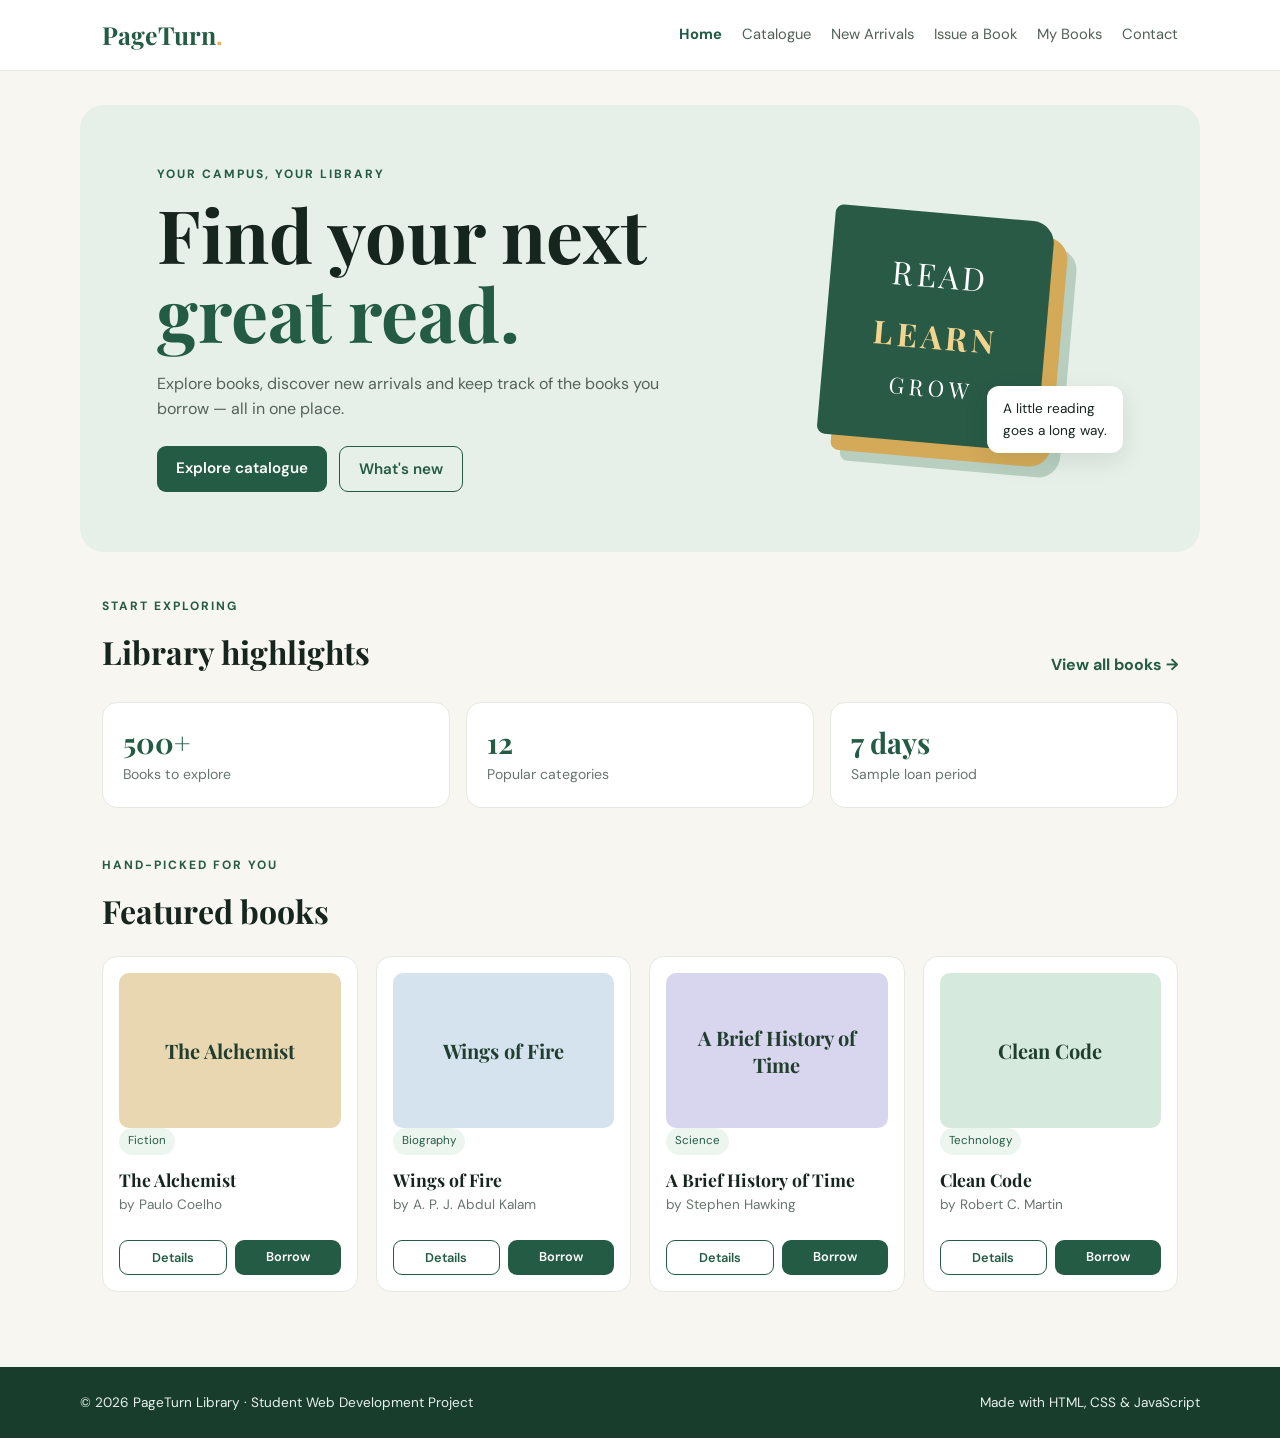
<file: index.html>
<!DOCTYPE html>
<html lang="en">
<head>
  <meta charset="UTF-8"><meta name="viewport" content="width=device-width, initial-scale=1.0">
  <meta name="description" content="Campus online library project">
  <title>Home | PageTurn Library</title><link rel="stylesheet" href="css/style.css">
  <script src="js/app.js" defer></script>
</head>
<body data-page="home">
  <div id="siteHeader"></div>
  <main>
<section class="hero">
  <div class="hero-copy">
    <p class="eyebrow">YOUR CAMPUS, YOUR LIBRARY</p>
    <h1>Find your next<br><span>great read.</span></h1>
    <p>Explore books, discover new arrivals and keep track of the books you borrow — all in one place.</p>
    <div class="hero-actions"><a class="btn" href="catalogue.html">Explore catalogue</a><a class="btn btn-outline" href="new-arrivals.html">What's new</a></div>
  </div>
  <div class="hero-art"><div class="book-stack"><span>READ</span><b>LEARN</b><i>GROW</i></div><div class="art-note">A little reading<br>goes a long way.</div></div>
</section>
<section class="section">
  <div class="section-heading"><div><p class="eyebrow">START EXPLORING</p><h2>Library highlights</h2></div><a class="text-link" href="catalogue.html">View all books →</a></div>
  <div class="stats-grid"><article class="stat-card"><strong>500+</strong><span>Books to explore</span></article><article class="stat-card"><strong>12</strong><span>Popular categories</span></article><article class="stat-card"><strong>7 days</strong><span>Sample loan period</span></article></div>
  <div class="section-heading"><div><p class="eyebrow">HAND-PICKED FOR YOU</p><h2>Featured books</h2></div></div>
  <div id="featuredBooks" class="book-grid"></div>
</section>
</main>
  <div id="siteFooter"></div>
</body>
</html>
</file>
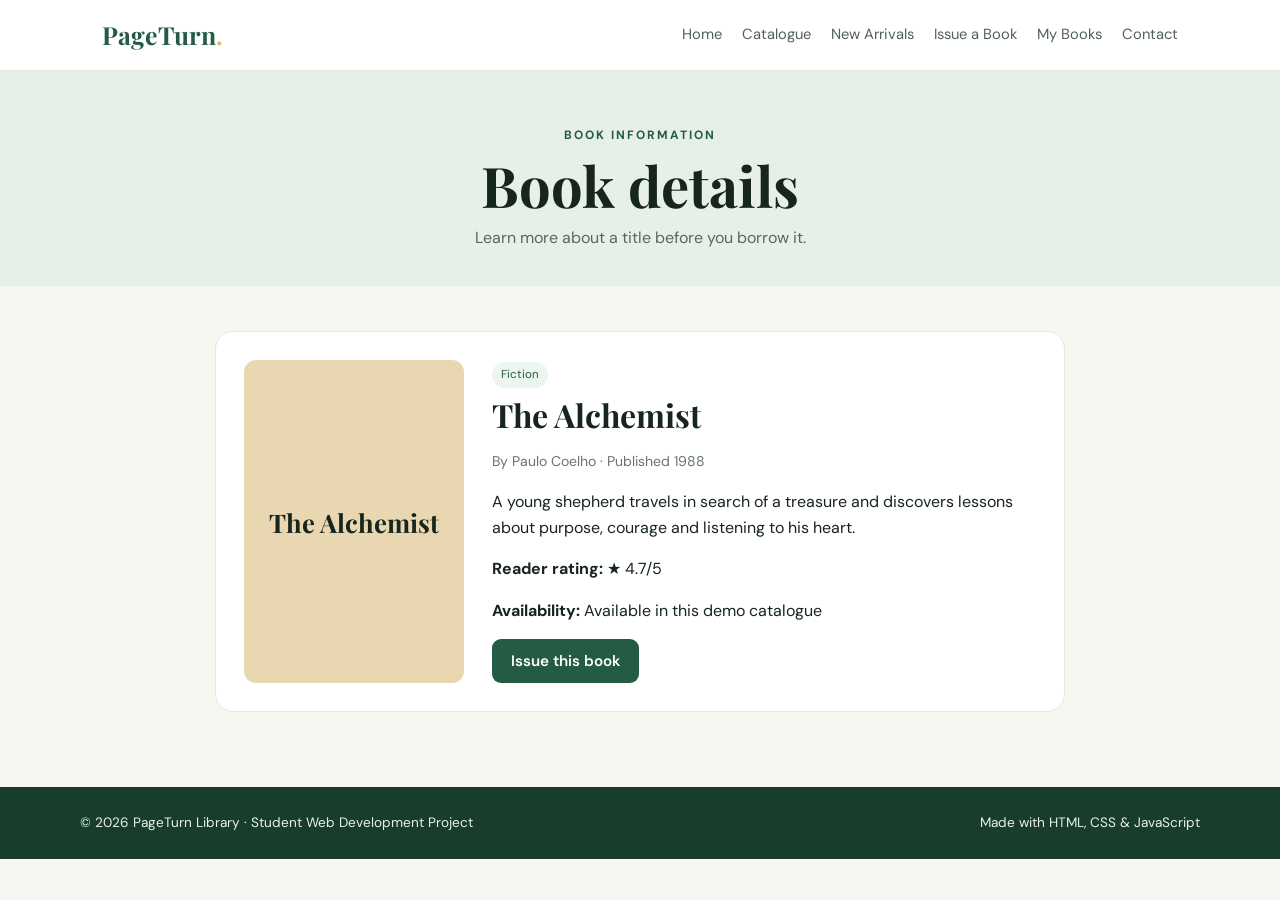
<file: book-details.html>
<!DOCTYPE html>
<html lang="en">
<head>
  <meta charset="UTF-8"><meta name="viewport" content="width=device-width, initial-scale=1.0">
  <meta name="description" content="Campus online library project">
  <title>Book Details | PageTurn Library</title><link rel="stylesheet" href="css/style.css">
  <script src="js/app.js" defer></script>
</head>
<body data-page="details">
  <div id="siteHeader"></div>
  <main>
<section class="page-intro"><p class="eyebrow">BOOK INFORMATION</p><h1>Book details</h1><p>Learn more about a title before you borrow it.</p></section>
<section class="section"><div id="bookDetails" class="detail-panel"></div></section>
</main>
  <div id="siteFooter"></div>
</body>
</html>
</file>
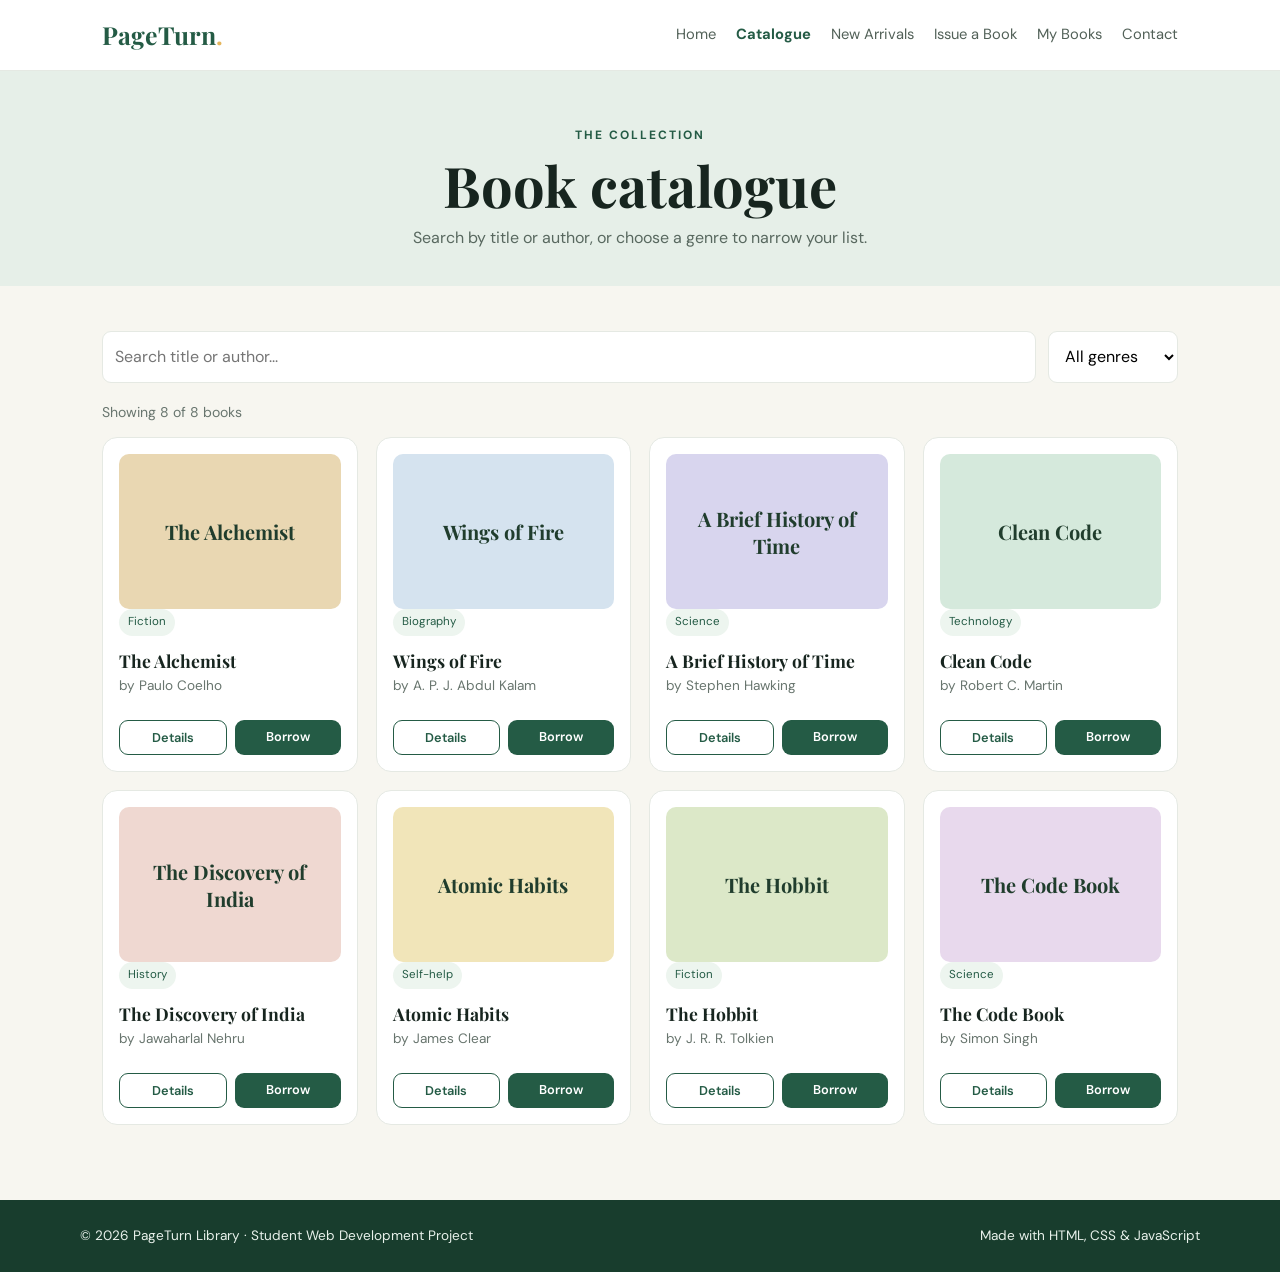
<file: catalogue.html>
<!DOCTYPE html>
<html lang="en">
<head>
  <meta charset="UTF-8"><meta name="viewport" content="width=device-width, initial-scale=1.0">
  <meta name="description" content="Campus online library project">
  <title>Catalogue | PageTurn Library</title><link rel="stylesheet" href="css/style.css">
  <script src="js/app.js" defer></script>
</head>
<body data-page="catalogue">
  <div id="siteHeader"></div>
  <main>
<section class="page-intro"><p class="eyebrow">THE COLLECTION</p><h1>Book catalogue</h1><p>Search by title or author, or choose a genre to narrow your list.</p></section>
<section class="section">
  <div class="filter-bar"><input id="bookSearch" type="search" placeholder="Search title or author..." aria-label="Search books"><select id="genreFilter" aria-label="Filter by genre"><option value="all">All genres</option><option>Fiction</option><option>Science</option><option>Technology</option><option>History</option><option>Self-help</option></select></div>
  <p id="catalogueCount" class="muted"></p><div id="catalogueBooks" class="book-grid"></div>
</section>
</main>
  <div id="siteFooter"></div>
</body>
</html>
</file>
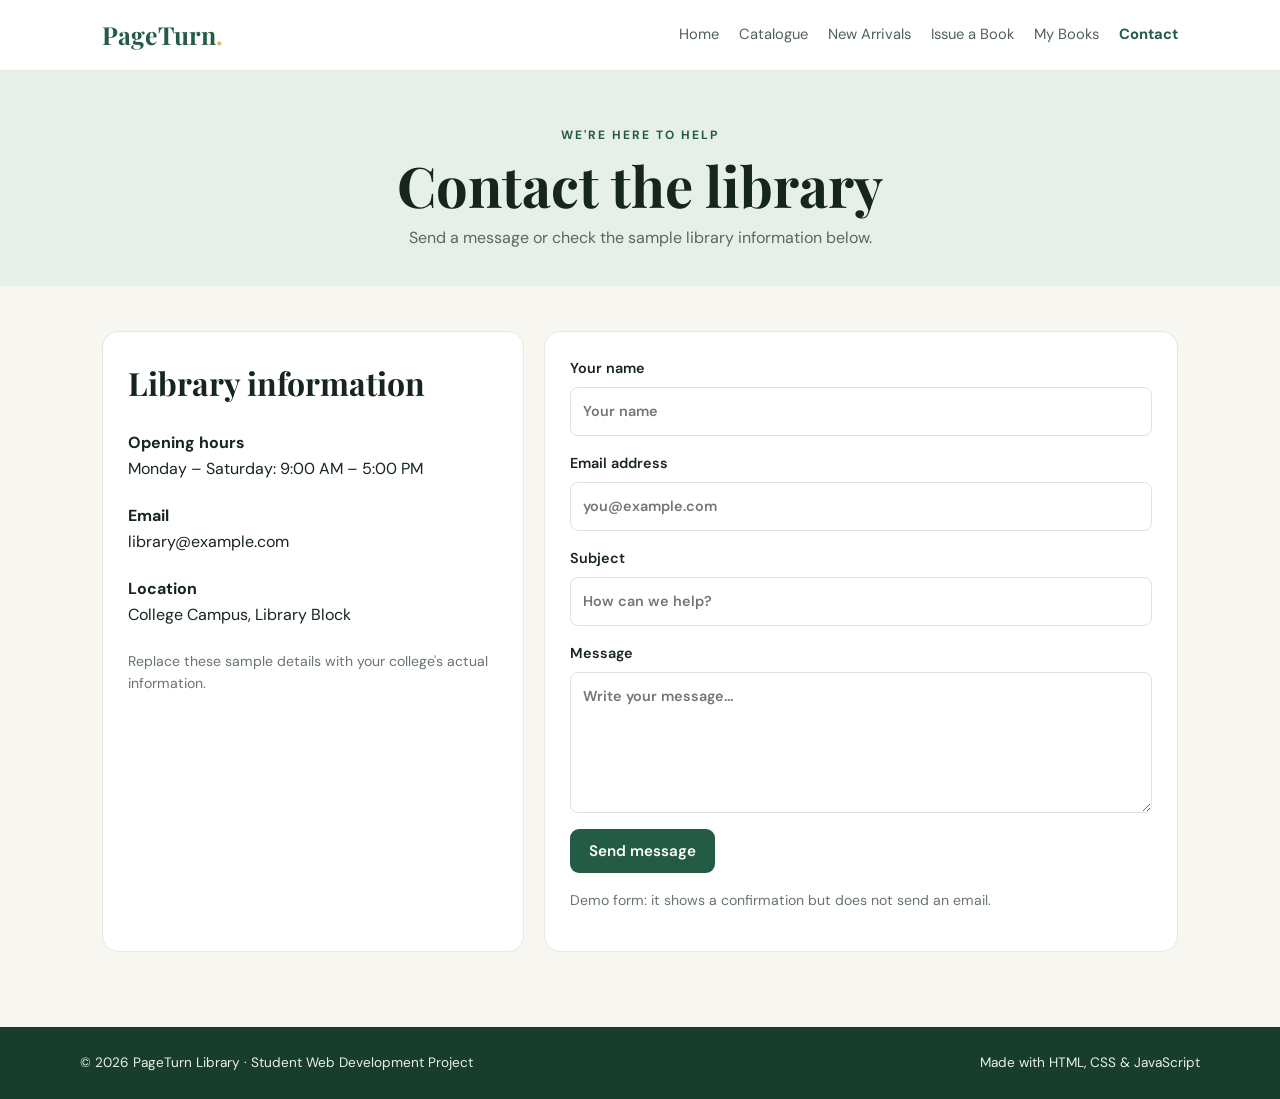
<file: contact.html>
<!DOCTYPE html>
<html lang="en">
<head>
  <meta charset="UTF-8"><meta name="viewport" content="width=device-width, initial-scale=1.0">
  <meta name="description" content="Campus online library project">
  <title>Contact | PageTurn Library</title><link rel="stylesheet" href="css/style.css">
  <script src="js/app.js" defer></script>
</head>
<body data-page="contact">
  <div id="siteHeader"></div>
  <main>
<section class="page-intro"><p class="eyebrow">WE'RE HERE TO HELP</p><h1>Contact the library</h1><p>Send a message or check the sample library information below.</p></section>
<section class="section contact-layout">
  <div class="contact-card"><h2>Library information</h2><p><strong>Opening hours</strong><br>Monday – Saturday: 9:00 AM – 5:00 PM</p><p><strong>Email</strong><br>library@example.com</p><p><strong>Location</strong><br>College Campus, Library Block</p><p class="hint">Replace these sample details with your college's actual information.</p></div>
  <form id="contactForm" class="form-card"><label>Your name<input name="name" required placeholder="Your name"></label><label>Email address<input name="email" type="email" required placeholder="you@example.com"></label><label>Subject<input name="subject" required placeholder="How can we help?"></label><label>Message<textarea name="message" rows="5" required placeholder="Write your message..."></textarea></label><button class="btn" type="submit">Send message</button><p id="contactMessage" class="form-message" role="status"></p><p class="hint">Demo form: it shows a confirmation but does not send an email.</p></form>
</section>
</main>
  <div id="siteFooter"></div>
</body>
</html>
</file>
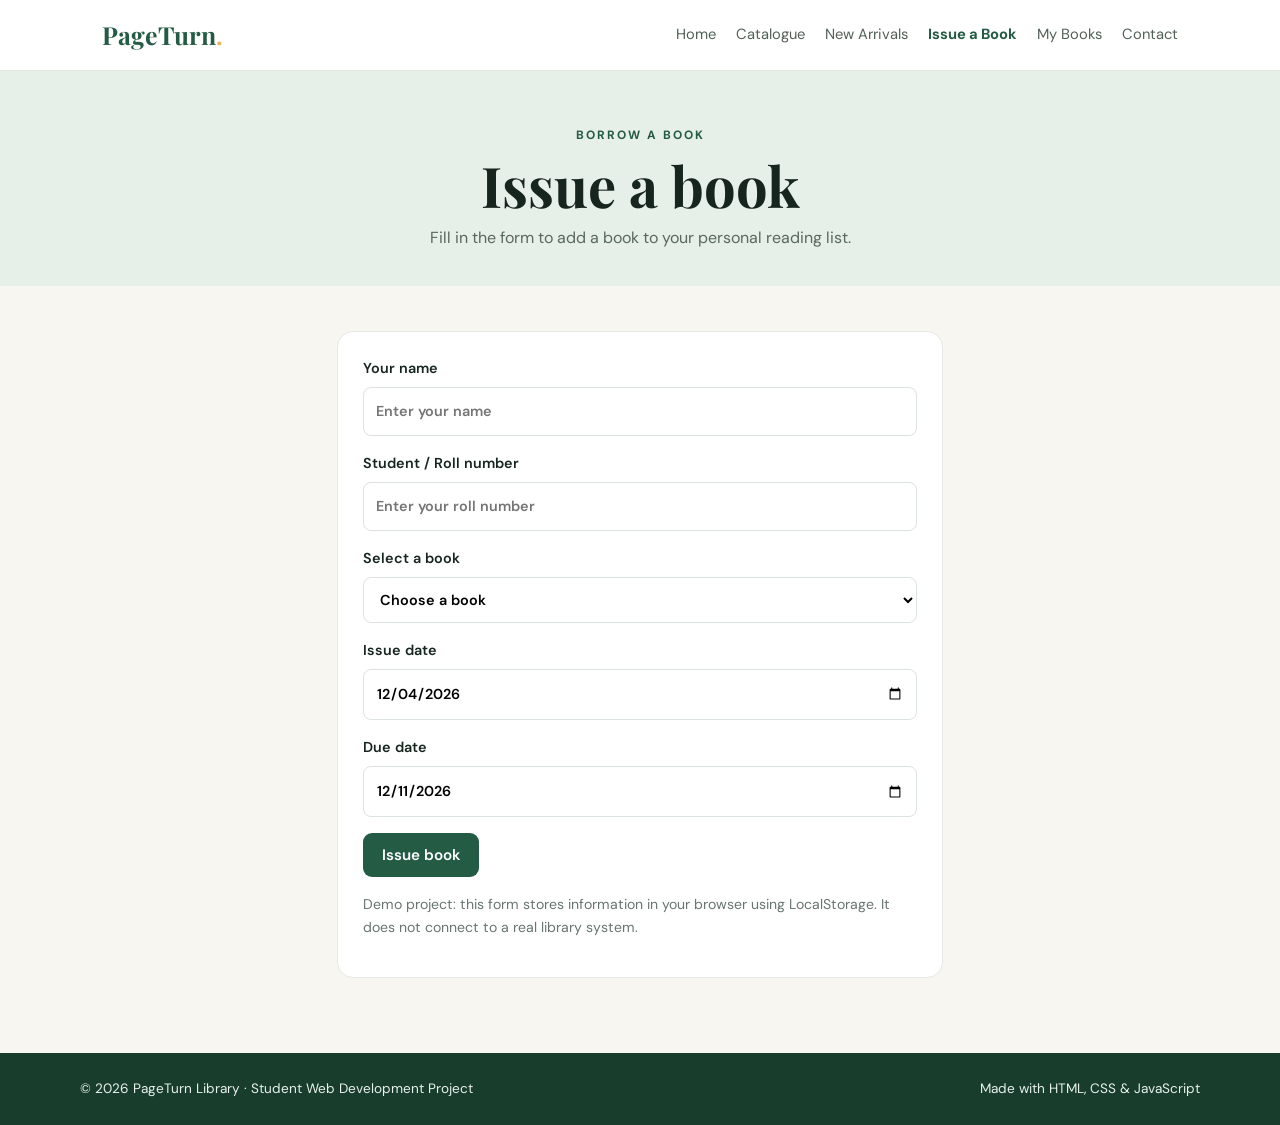
<file: issue-book.html>
<!DOCTYPE html>
<html lang="en">
<head>
  <meta charset="UTF-8"><meta name="viewport" content="width=device-width, initial-scale=1.0">
  <meta name="description" content="Campus online library project">
  <title>Issue a Book | PageTurn Library</title><link rel="stylesheet" href="css/style.css">
  <script src="js/app.js" defer></script>
</head>
<body data-page="issue">
  <div id="siteHeader"></div>
  <main>
<section class="page-intro"><p class="eyebrow">BORROW A BOOK</p><h1>Issue a book</h1><p>Fill in the form to add a book to your personal reading list.</p></section>
<section class="section narrow"><form id="issueForm" class="form-card">
  <label>Your name<input name="studentName" required minlength="2" placeholder="Enter your name"></label>
  <label>Student / Roll number<input name="studentId" required placeholder="Enter your roll number"></label>
  <label>Select a book<select name="bookId" id="issueBookSelect" required><option value="">Choose a book</option></select></label>
  <label>Issue date<input name="issueDate" id="issueDate" type="date" required></label>
  <label>Due date<input name="dueDate" id="dueDate" type="date" required></label>
  <button class="btn" type="submit">Issue book</button><p id="issueMessage" class="form-message" role="status"></p>
  <p class="hint">Demo project: this form stores information in your browser using LocalStorage. It does not connect to a real library system.</p>
</form></section>
</main>
  <div id="siteFooter"></div>
</body>
</html>
</file>
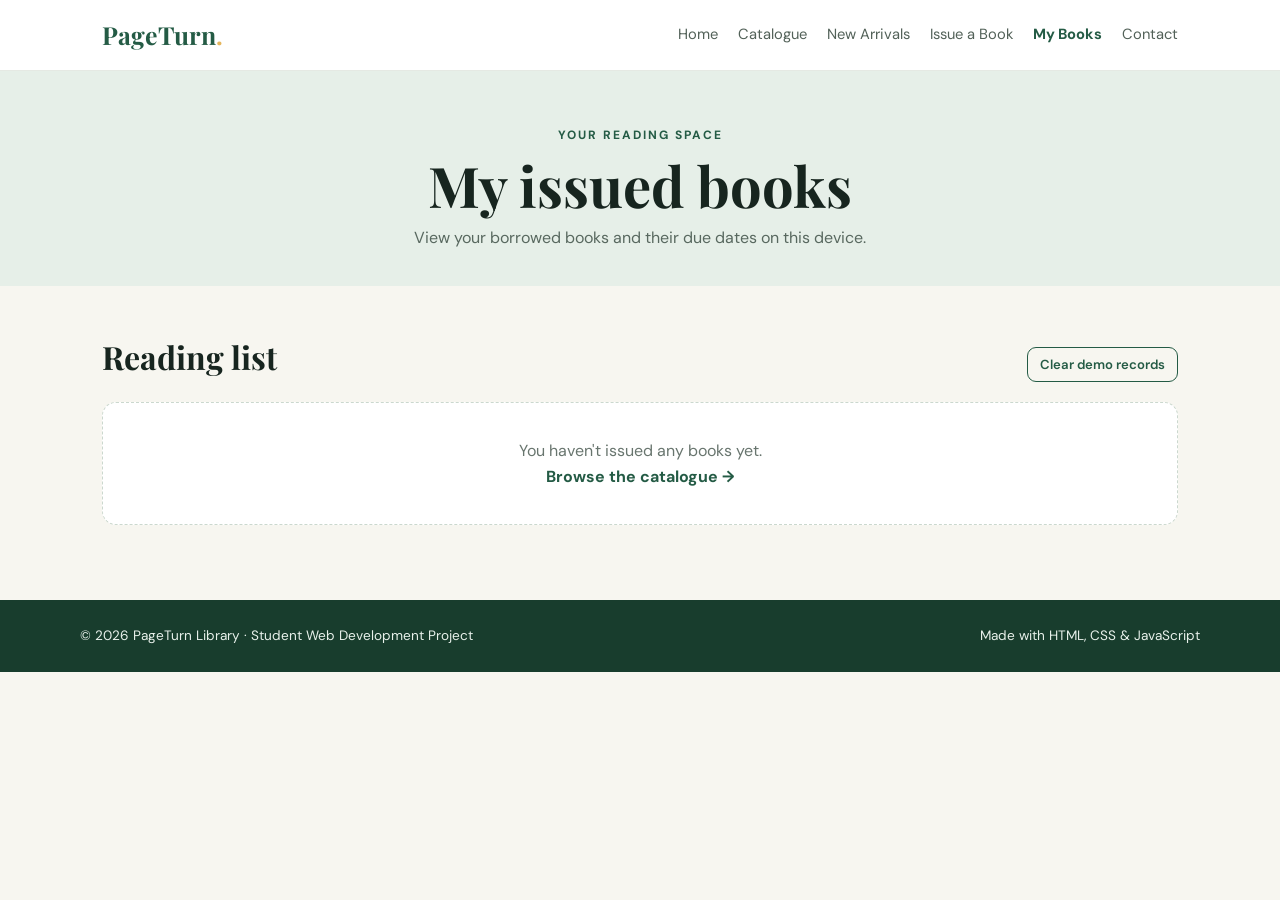
<file: my-books.html>
<!DOCTYPE html>
<html lang="en">
<head>
  <meta charset="UTF-8"><meta name="viewport" content="width=device-width, initial-scale=1.0">
  <meta name="description" content="Campus online library project">
  <title>My Books | PageTurn Library</title><link rel="stylesheet" href="css/style.css">
  <script src="js/app.js" defer></script>
</head>
<body data-page="mybooks">
  <div id="siteHeader"></div>
  <main>
<section class="page-intro"><p class="eyebrow">YOUR READING SPACE</p><h1>My issued books</h1><p>View your borrowed books and their due dates on this device.</p></section>
<section class="section"><div class="section-heading"><h2>Reading list</h2><button id="clearBooks" class="btn btn-outline btn-small" type="button">Clear demo records</button></div><div id="myBooksList" class="issued-list"></div></section>
</main>
  <div id="siteFooter"></div>
</body>
</html>
</file>
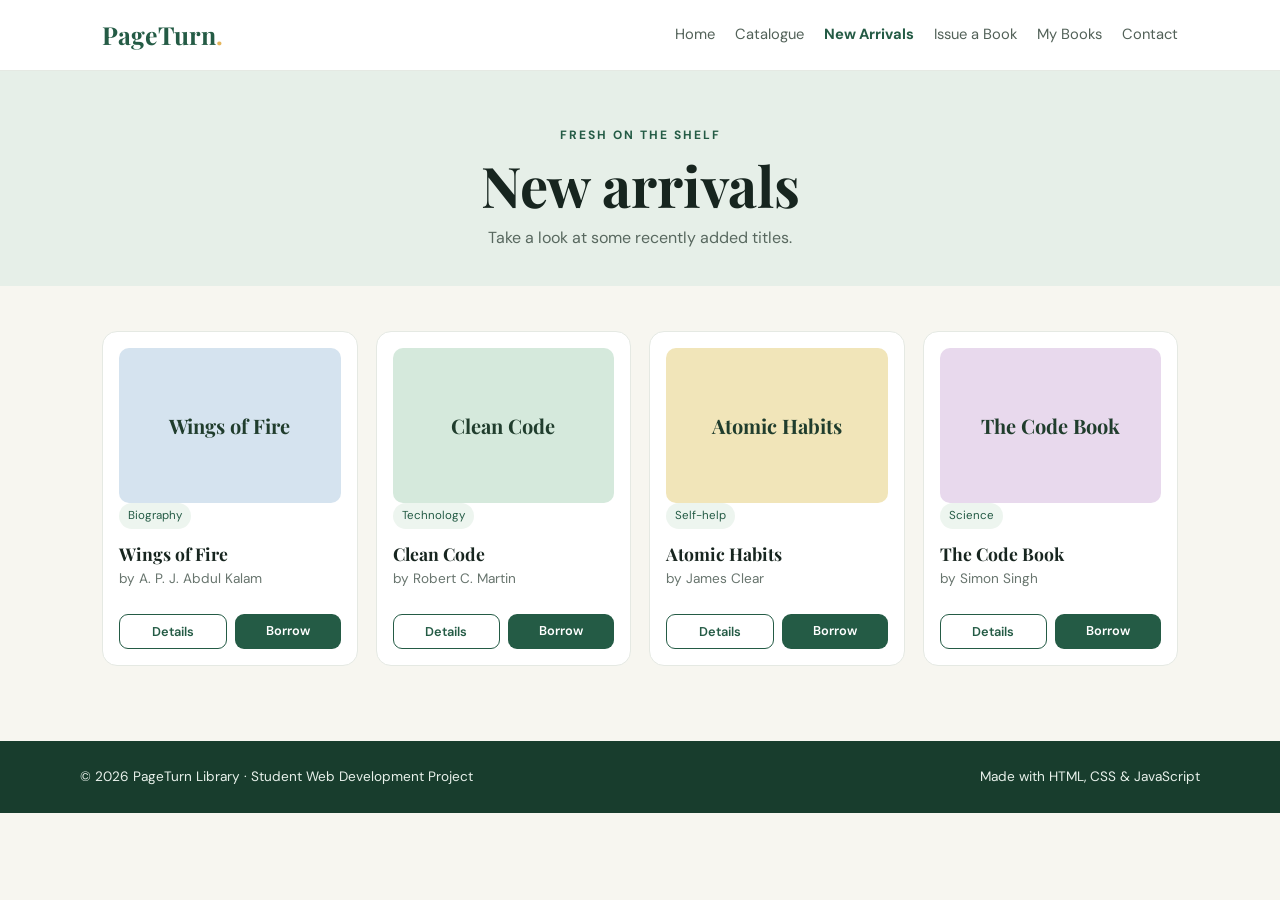
<file: new-arrivals.html>
<!DOCTYPE html>
<html lang="en">
<head>
  <meta charset="UTF-8"><meta name="viewport" content="width=device-width, initial-scale=1.0">
  <meta name="description" content="Campus online library project">
  <title>New Arrivals | PageTurn Library</title><link rel="stylesheet" href="css/style.css">
  <script src="js/app.js" defer></script>
</head>
<body data-page="arrivals">
  <div id="siteHeader"></div>
  <main>
<section class="page-intro"><p class="eyebrow">FRESH ON THE SHELF</p><h1>New arrivals</h1><p>Take a look at some recently added titles.</p></section>
<section class="section"><div id="newArrivals" class="book-grid"></div></section>
</main>
  <div id="siteFooter"></div>
</body>
</html>
</file>
<file: css/style.css>
@import url('https://fonts.googleapis.com/css2?family=DM+Sans:wght@400;500;600;700&family=Playfair+Display:wght@600;700&display=swap');
:root{--ink:#17251f;--muted:#68756e;--green:#245b45;--green2:#dcebe2;--cream:#f7f6f0;--line:#e5e9e3;--white:#fff;--gold:#e5b65c}
*{box-sizing:border-box}body{margin:0;background:var(--cream);color:var(--ink);font-family:'DM Sans',Arial,sans-serif;line-height:1.6}a{color:inherit;text-decoration:none}.site-header{background:#fff;border-bottom:1px solid var(--line);position:sticky;top:0;z-index:10}.nav-wrap{max-width:1120px;margin:auto;padding:15px 22px;display:flex;align-items:center;justify-content:space-between;gap:20px}.brand{font-family:'Playfair Display',Georgia,serif;font-size:1.55rem;font-weight:700;color:var(--green)}.brand span{color:var(--gold)}.nav-links{display:flex;gap:20px;align-items:center;flex-wrap:wrap}.nav-links a{font-size:.92rem;color:#526158}.nav-links a.active,.nav-links a:hover{color:var(--green);font-weight:700}.menu-toggle{display:none;border:1px solid var(--line);background:#fff;border-radius:8px;padding:8px 12px;font-size:1rem}.hero{max-width:1120px;margin:34px auto 10px;padding:60px 6%;border-radius:24px;background:#e6efe8;display:grid;grid-template-columns:1.2fr .8fr;align-items:center;gap:30px;overflow:hidden}.eyebrow{font-size:.75rem;letter-spacing:2px;font-weight:700;color:var(--green);margin:0 0 10px}.hero h1,.page-intro h1{font-family:'Playfair Display',Georgia,serif;font-size:clamp(2.5rem,6vw,4.6rem);line-height:1.08;margin:0 0 18px}.hero h1 span{color:var(--green)}.hero-copy>p:not(.eyebrow){max-width:520px;color:#53635a}.hero-actions{display:flex;gap:12px;flex-wrap:wrap;margin-top:24px}.btn{display:inline-block;border:0;border-radius:9px;background:var(--green);color:#fff;padding:12px 19px;font:600 .95rem 'DM Sans',sans-serif;cursor:pointer;text-align:center}.btn:hover{background:#174331}.btn-outline{background:transparent;color:var(--green);border:1px solid var(--green)}.btn-outline:hover{background:#d5e6db}.btn-small{padding:8px 12px;font-size:.82rem}.hero-art{min-height:260px;display:flex;align-items:center;justify-content:center;position:relative}.book-stack{width:220px;height:230px;border-radius:8px 22px 22px 8px;background:#285a46;color:#fff;box-shadow:15px 15px 0 #d4a958,25px 25px 0 #b8cfc0;display:flex;flex-direction:column;justify-content:center;align-items:center;gap:10px;transform:rotate(5deg);font-family:'Playfair Display',serif;font-size:2rem;letter-spacing:4px}.book-stack b{color:#f3d48e}.book-stack i{font-style:normal;font-size:1.4rem}.art-note{position:absolute;right:0;bottom:5px;background:#fff;padding:12px 16px;border-radius:12px;font-size:.85rem;box-shadow:0 8px 25px #173c241a}.section{max-width:1120px;margin:45px auto;padding:0 22px 20px}.section-heading{display:flex;justify-content:space-between;align-items:end;gap:15px;margin-bottom:20px}.section-heading h2,.contact-card h2{font-family:'Playfair Display',Georgia,serif;font-size:2rem;margin:0}.text-link{color:var(--green);font-weight:700}.stats-grid{display:grid;grid-template-columns:repeat(3,1fr);gap:16px;margin:25px 0 48px}.stat-card{background:#fff;border:1px solid var(--line);border-radius:15px;padding:20px}.stat-card strong{display:block;font:700 1.8rem 'Playfair Display',serif;color:var(--green)}.stat-card span,.muted,.hint{color:var(--muted);font-size:.88rem}.page-intro{padding:55px 22px 35px;text-align:center;background:#e6efe8}.page-intro h1{font-size:clamp(2.3rem,5vw,3.5rem);margin-bottom:10px}.page-intro p:last-child{margin:0;color:#58685f}.book-grid{display:grid;grid-template-columns:repeat(4,1fr);gap:18px}.book-card{background:#fff;border:1px solid var(--line);border-radius:15px;padding:16px;display:flex;flex-direction:column;min-width:0;transition:transform .2s,box-shadow .2s}.book-card:hover{transform:translateY(-3px);box-shadow:0 12px 30px #183b2512}.book-cover{height:155px;border-radius:10px;background:var(--cover,#dcebe2);display:flex;align-items:center;justify-content:center;text-align:center;padding:16px;color:#203d2d;font:700 1.25rem 'Playfair Display',serif}.book-card h3{font:700 1.1rem 'Playfair Display',serif;margin:13px 0 3px}.book-card .author{font-size:.85rem;color:var(--muted);margin:0 0 10px}.tag{font-size:.72rem;color:var(--green);background:#edf5ef;border-radius:20px;padding:4px 9px;display:inline-block;align-self:flex-start}.book-card .card-actions{display:flex;gap:8px;margin-top:auto;padding-top:14px}.card-actions .btn{font-size:.8rem;padding:8px 10px;flex:1}.filter-bar{display:flex;gap:12px;margin-bottom:18px}.filter-bar input,.filter-bar select{padding:12px;border:1px solid var(--line);border-radius:9px;background:#fff;font:inherit}.filter-bar input{flex:1}.detail-panel{max-width:850px;margin:auto;background:#fff;border:1px solid var(--line);border-radius:18px;padding:28px;display:grid;grid-template-columns:220px 1fr;gap:28px}.detail-cover{min-height:280px;border-radius:12px;background:#dcebe2;display:grid;place-items:center;text-align:center;padding:20px;font:700 1.6rem 'Playfair Display',serif}.detail-panel h2{font:700 2rem 'Playfair Display',serif;margin:5px 0}.narrow{max-width:650px}.form-card,.contact-card{background:#fff;border:1px solid var(--line);border-radius:16px;padding:25px}.form-card label{display:block;font-weight:600;font-size:.9rem;margin-bottom:16px}.form-card input,.form-card select,.form-card textarea{display:block;width:100%;margin-top:7px;padding:12px;border:1px solid #dce3dc;border-radius:8px;font:inherit;background:#fff}.form-card input:focus,.form-card select:focus,.form-card textarea:focus,.filter-bar input:focus{outline:2px solid #9cc5aa;border-color:var(--green)}.form-message{font-weight:600;color:var(--green)}.issued-list{display:grid;gap:13px}.issued-item{background:#fff;border:1px solid var(--line);border-radius:12px;padding:17px;display:flex;justify-content:space-between;gap:15px;align-items:center}.issued-item h3{margin:0;font:700 1.1rem 'Playfair Display',serif}.issued-item p{margin:4px 0;color:var(--muted);font-size:.86rem}.contact-layout{display:grid;grid-template-columns:.8fr 1.2fr;gap:20px}.contact-card p{margin:22px 0}.empty-state{padding:35px;text-align:center;background:#fff;border:1px dashed #cbd8ce;border-radius:14px;color:var(--muted)}.site-footer{background:#183d2d;color:#e8f1eb;padding:25px 22px;margin-top:55px}.footer-inner{max-width:1120px;margin:auto;display:flex;justify-content:space-between;gap:15px;flex-wrap:wrap;font-size:.85rem}.site-footer p{margin:0}
@media(max-width:850px){.book-grid{grid-template-columns:repeat(2,1fr)}.nav-links{gap:12px}.hero{margin:20px 15px;padding:40px 6%}.section{margin-top:32px}}
@media(max-width:620px){.nav-wrap{padding:12px 16px;flex-wrap:wrap}.menu-toggle{display:block}.nav-links{display:none;width:100%;flex-direction:column;align-items:flex-start;padding:8px 0}.nav-links.open{display:flex}.hero{grid-template-columns:1fr;text-align:center;padding:38px 22px}.hero-copy>p:not(.eyebrow){margin:auto}.hero-actions{justify-content:center}.hero-art{min-height:220px}.book-stack{width:165px;height:185px;font-size:1.5rem}.stats-grid{grid-template-columns:1fr}.section-heading{align-items:flex-start;flex-direction:column}.book-grid{grid-template-columns:repeat(2,minmax(0,1fr));gap:11px}.book-card{padding:10px}.book-cover{height:125px;font-size:1rem}.card-actions{flex-direction:column}.filter-bar{flex-direction:column}.detail-panel{grid-template-columns:1fr;padding:18px}.detail-cover{min-height:190px}.contact-layout{grid-template-columns:1fr}.issued-item{align-items:flex-start;flex-direction:column}.page-intro{padding:42px 18px}.form-card{padding:18px}}
@media(max-width:370px){.book-grid{grid-template-columns:1fr}}
</file>
